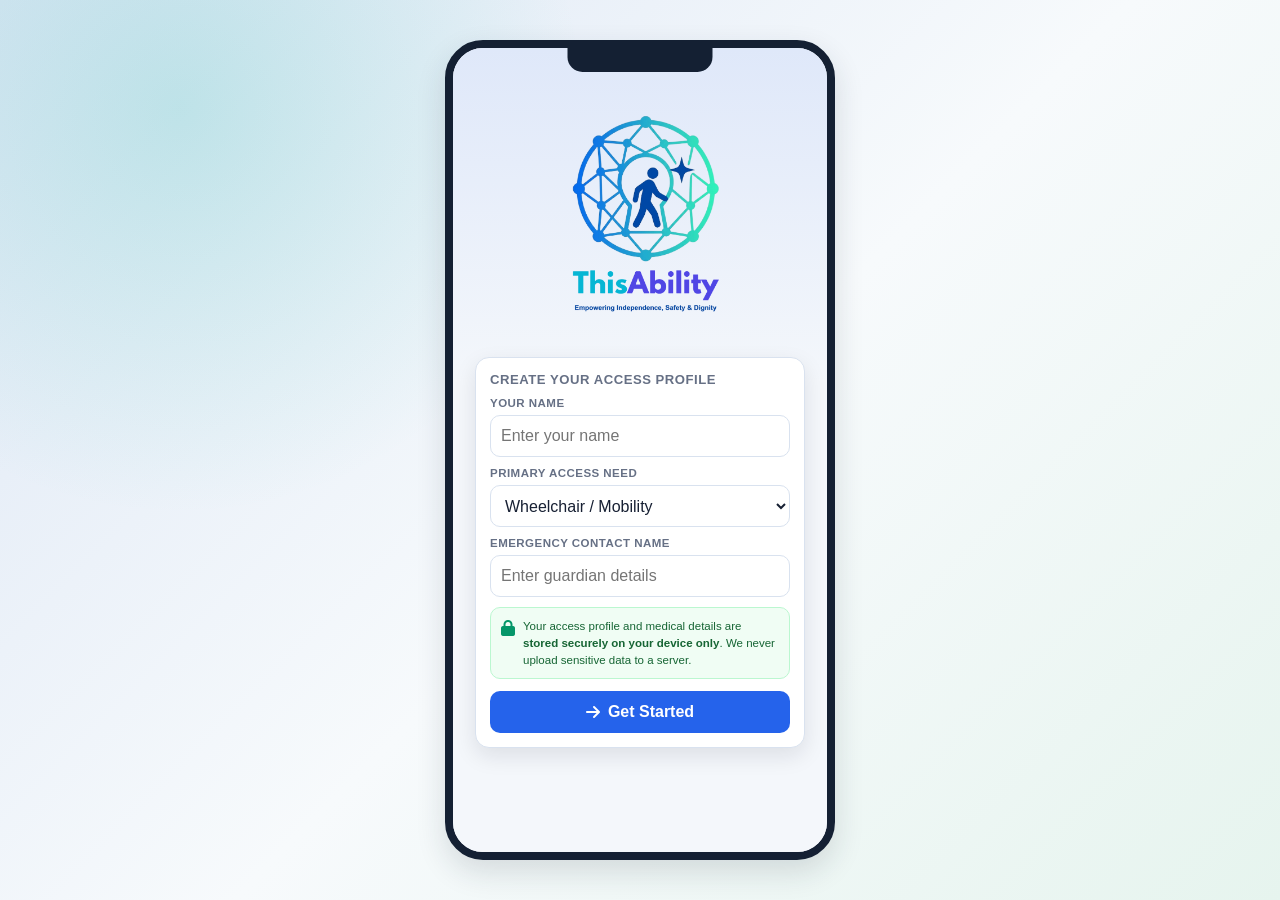
<file: ThisAbility.html>
<!doctype html>
<html lang="en">
  <head>
    <meta charset="UTF-8" />
    <meta name="viewport" content="width=device-width, initial-scale=1.0, viewport-fit=cover" />
    <title>ThisAbility — Empowering Independence, Safety &amp; Dignity</title>
    <link
      href="https://cdnjs.cloudflare.com/ajax/libs/font-awesome/6.7.2/css/all.min.css"
      rel="stylesheet"
    />
    <style>
      :root {
        --primary: #2563eb;
        --secondary: #0f766e;
        --accent: #f59e0b;
        --bg-color: #f4f7fb;
        --surface: #ffffff;
        --surface-soft: #eef6ff;
        --text-main: #172033;
        --text-light: #667085;
        --border: #d9e2ef;
        --danger: #dc2626;
        --success: #059669;
        --warning: #b45309;
        --shadow: 0 12px 30px rgba(31, 41, 55, 0.14);
      }

      * {
        box-sizing: border-box;
        margin: 0;
        padding: 0;
        font-family:
          -apple-system, BlinkMacSystemFont, "Segoe UI", Roboto, Helvetica,
          Arial, sans-serif;
      }

      body {
        min-height: 100vh;
        background:
          radial-gradient(circle at 14% 12%, rgba(20, 184, 166, 0.18), transparent 30%),
          linear-gradient(135deg, #dde7f5, #f7fafc 52%, #e6f4ee);
        display: flex;
        justify-content: center;
        align-items: center;
        padding: 18px;
        color: var(--text-main);
      }

      button,
      input,
      select {
        font: inherit;
      }

      button {
        cursor: pointer;
      }

      .phone-frame {
        width: min(390px, 100%);
        height: min(820px, calc(100vh - 36px));
        min-height: 680px;
        background-color: var(--bg-color);
        border-radius: 38px;
        box-shadow: var(--shadow);
        overflow: hidden;
        position: relative;
        display: flex;
        flex-direction: column;
        border: 8px solid #142033;
      }

      .phone-frame.large-text {
        font-size: 1.08rem;
      }

      .phone-frame.high-contrast {
        --primary: #0f172a;
        --secondary: #14532d;
        --bg-color: #ffffff;
        --surface-soft: #f1f5f9;
        --text-main: #020617;
        --text-light: #334155;
        --border: #64748b;
      }

      .phone-frame.calm-ui .ble-broadcast {
        animation: none;
      }

      .demo-locked header,
      .demo-locked .content,
      .demo-locked nav,
      .demo-locked .toast {
        display: none;
      }

      .auth-screen {
        flex: 1;
        display: none;
        flex-direction: column;
        justify-content: flex-start;
        gap: 24px;
        padding: 52px 22px 32px;
        background:
          linear-gradient(180deg, rgba(37, 99, 235, 0.1), transparent 42%),
          var(--bg-color);
      }

      .demo-locked .auth-screen {
        display: flex;
      }

      .auth-brand {
        display: flex;
        flex-direction: column;
        align-items: center;
        text-align: center;
        gap: 8px;
      }

      .auth-mark {
        width: 96px;
        height: 96px;
        display: inline-flex;
        align-items: center;
        justify-content: center;
      }

      .auth-card {
        background: var(--surface);
        border: 1px solid var(--border);
        border-radius: 14px;
        padding: 14px;
        box-shadow: 0 8px 22px rgba(15, 23, 42, 0.1);
      }

      .auth-actions {
        display: grid;
        gap: 10px;
        margin-top: 12px;
      }

      .notch {
        position: absolute;
        top: 0;
        left: 50%;
        transform: translateX(-50%);
        width: 145px;
        height: 24px;
        background-color: #142033;
        border-bottom-left-radius: 15px;
        border-bottom-right-radius: 15px;
        z-index: 10;
      }

      header {
        background: linear-gradient(135deg, #1d4ed8, #0f766e);
        color: white;
        padding: 40px 20px 18px;
        border-bottom-left-radius: 22px;
        border-bottom-right-radius: 22px;
      }

      .header-top {
        display: flex;
        justify-content: space-between;
        align-items: center;
        gap: 12px;
        margin-bottom: 14px;
      }

      .logo {
        font-size: 1.2rem;
        font-weight: 800;
      }

      .user-profile {
        border: none;
        color: white;
        background: rgba(255, 255, 255, 0.18);
        padding: 6px 10px;
        border-radius: 999px;
        font-size: 0.78rem;
        display: inline-flex;
        align-items: center;
        gap: 6px;
        white-space: nowrap;
      }

      .user-profile:focus-visible,
      .nav-item:focus-visible,
      .module-btn:focus-visible,
      .mode-chip:focus-visible,
      .primary-btn:focus-visible,
      .secondary-btn:focus-visible,
      .danger-btn:focus-visible,
      .switch:focus-visible {
        outline: 3px solid rgba(245, 158, 11, 0.85);
        outline-offset: 2px;
      }

      .status-row {
        display: flex;
        gap: 8px;
        flex-wrap: wrap;
        margin-top: 12px;
      }

      .status-pill {
        display: inline-flex;
        align-items: center;
        gap: 6px;
        border-radius: 999px;
        padding: 6px 9px;
        background: rgba(255, 255, 255, 0.16);
        font-size: 0.72rem;
        font-weight: 700;
      }

      .content {
        flex: 1;
        overflow-y: auto;
        padding: 18px 18px 86px;
        scroll-behavior: smooth;
      }

      .screen {
        display: none;
      }

      @keyframes screenFadeIn {
        from { opacity: 0; transform: translateY(5px); }
        to   { opacity: 1; transform: translateY(0); }
      }

      .screen.active {
        display: block;
        animation: screenFadeIn 0.22s ease;
      }

      .scan-alert-item {
        margin-top: 8px;
        padding: 10px;
        background: white;
        border: 1px solid var(--border);
        border-radius: 10px;
        font-size: 0.78rem;
        line-height: 1.4;
        animation: screenFadeIn 0.22s ease;
      }

      .card,
      .module-btn,
      .route-map,
      .metric {
        background: var(--surface);
        border: 1px solid rgba(217, 226, 239, 0.76);
        border-radius: 12px;
        box-shadow: 0 2px 8px rgba(15, 23, 42, 0.05);
      }

      .card {
        padding: 15px;
        margin-bottom: 14px;
      }

      .section-title {
        font-size: 0.82rem;
        color: var(--text-light);
        font-weight: 800;
        text-transform: uppercase;
        letter-spacing: 0.04em;
        margin-bottom: 10px;
      }

      .routing-input {
        display: flex;
        align-items: center;
        gap: 10px;
        background: var(--surface-soft);
        border: 1px solid #d9e9ff;
        padding: 10px;
        border-radius: 10px;
        margin-bottom: 10px;
      }

      .routing-input i {
        color: var(--primary);
        width: 20px;
        text-align: center;
      }

      .routing-input input,
      .routing-input select {
        border: none;
        background: transparent;
        width: 100%;
        min-width: 0;
        outline: none;
        color: var(--text-main);
      }

      .primary-btn,
      .secondary-btn,
      .danger-btn {
        width: 100%;
        border: none;
        padding: 11px 12px;
        border-radius: 10px;
        font-weight: 800;
        display: inline-flex;
        align-items: center;
        justify-content: center;
        gap: 8px;
        min-height: 42px;
      }

      .primary-btn {
        background: var(--primary);
        color: white;
      }

      .secondary-btn {
        background: #e8f1ff;
        color: #1e40af;
      }

      .danger-btn {
        background: #fee2e2;
        color: var(--danger);
      }

      .mode-grid,
      .modules-grid,
      .metrics-grid {
        display: grid;
        grid-template-columns: repeat(2, minmax(0, 1fr));
        gap: 10px;
      }

      .mode-chip {
        border: 1px solid var(--border);
        border-radius: 10px;
        padding: 9px;
        background: white;
        color: var(--text-main);
        font-size: 0.75rem;
        font-weight: 800;
        min-height: 40px;
      }

      .mode-chip.active {
        border-color: var(--primary);
        background: #dbeafe;
        color: #1d4ed8;
      }

      .alert-box {
        border-left: 4px solid var(--danger);
        background: #fff7f7;
      }

      .alert-header {
        display: flex;
        align-items: center;
        justify-content: space-between;
        gap: 8px;
        color: var(--danger);
        font-weight: 800;
        margin-bottom: 6px;
      }

      .alert-actions {
        display: flex;
        gap: 8px;
        margin-top: 12px;
      }

      .alert-actions button {
        flex: 1;
      }

      .muted {
        color: var(--text-light);
        font-size: 0.78rem;
        line-height: 1.4;
      }

      .small {
        font-size: 0.72rem;
      }

      .route-map {
        overflow: hidden;
        min-height: 170px;
        position: relative;
        background:
          linear-gradient(90deg, rgba(37, 99, 235, 0.12) 1px, transparent 1px),
          linear-gradient(rgba(15, 118, 110, 0.11) 1px, transparent 1px),
          #f8fbff;
        background-size: 42px 42px;
        margin-bottom: 14px;
      }

      .route-line {
        position: absolute;
        left: 34px;
        top: 114px;
        width: 274px;
        height: 4px;
        background: linear-gradient(90deg, var(--primary), var(--secondary));
        border-radius: 999px;
        transform: rotate(-12deg);
        transform-origin: left center;
      }

      .route-line::before,
      .route-line::after {
        content: "";
        position: absolute;
        top: 50%;
        width: 18px;
        height: 18px;
        border-radius: 50%;
        transform: translateY(-50%);
        background: white;
        border: 5px solid var(--primary);
      }

      .route-line::before {
        left: -4px;
      }

      .route-line::after {
        right: -4px;
        border-color: var(--secondary);
      }

      .map-tag {
        position: absolute;
        border-radius: 999px;
        padding: 6px 9px;
        background: white;
        border: 1px solid var(--border);
        box-shadow: 0 4px 10px rgba(15, 23, 42, 0.08);
        font-size: 0.7rem;
        font-weight: 800;
      }

      .tag-start {
        left: 8px;
        bottom: 10px;
      }

      .tag-end {
        right: 8px;
        top: 10px;
      }

      .tag-alert {
        left: 50%;
        top: 10px;
        transform: translateX(-50%);
        white-space: nowrap;
      }

      .route-result {
        display: none;
        border-top: 1px solid var(--border);
        margin-top: 12px;
        padding-top: 12px;
      }

      .route-result.visible {
        display: block;
      }

      .steps {
        list-style: none;
        display: grid;
        gap: 9px;
        margin-top: 10px;
      }

      .steps li {
        display: grid;
        grid-template-columns: 28px 1fr;
        gap: 8px;
        align-items: start;
        font-size: 0.8rem;
      }

      .step-icon {
        width: 28px;
        height: 28px;
        border-radius: 8px;
        display: inline-flex;
        align-items: center;
        justify-content: center;
        background: #e8f1ff;
        color: var(--primary);
      }

      .module-btn {
        border: none;
        padding: 14px 10px;
        text-align: left;
        transition:
          transform 0.18s ease,
          border-color 0.18s ease;
        min-height: 112px;
      }

      .module-btn:active {
        transform: scale(0.98);
      }

      .module-btn.active {
        border-color: var(--primary);
        background: #f7fbff;
      }

      .module-btn i {
        font-size: 1.45rem;
        color: var(--primary);
        margin-bottom: 10px;
      }

      .module-btn h4 {
        font-size: 0.86rem;
        margin-bottom: 4px;
      }

      .module-btn p {
        color: var(--text-light);
        font-size: 0.7rem;
        line-height: 1.25;
      }

      .module-detail {
        display: none;
        margin-top: 12px;
        background: #f8fbff;
        border: 1px solid #d9e9ff;
      }

      .module-detail.visible {
        display: block;
      }

      .e-passport-card {
        background: linear-gradient(135deg, #0f172a, #1d4ed8 58%, #0f766e);
        color: white;
        text-align: center;
        padding: 20px;
        border-radius: 12px;
        margin-bottom: 14px;
      }

      .ble-broadcast {
        width: 78px;
        height: 78px;
        background: rgba(255, 255, 255, 0.18);
        border-radius: 50%;
        display: flex;
        justify-content: center;
        align-items: center;
        margin: 0 auto 14px;
        font-size: 2rem;
        animation: pulse 2s infinite;
      }

      .ble-broadcast.paused {
        animation: none;
        opacity: 0.65;
      }

      @keyframes pulse {
        0% {
          box-shadow: 0 0 0 0 rgba(255, 255, 255, 0.4);
        }
        70% {
          box-shadow: 0 0 0 19px rgba(255, 255, 255, 0);
        }
        100% {
          box-shadow: 0 0 0 0 rgba(255, 255, 255, 0);
        }
      }

      .privacy-badge {
        background: rgba(16, 185, 129, 0.18);
        color: #bbf7d0;
        padding: 6px 10px;
        border-radius: 999px;
        font-size: 0.7rem;
        display: inline-flex;
        align-items: center;
        gap: 6px;
        margin-top: 12px;
        font-weight: 800;
      }

      .setting-list {
        display: grid;
        gap: 10px;
      }

      .profile-hero {
        display: grid;
        grid-template-columns: 62px 1fr;
        gap: 12px;
        align-items: center;
      }

      .avatar {
        width: 62px;
        height: 62px;
        border-radius: 18px;
        background: linear-gradient(135deg, #2563eb, #0f766e);
        color: white;
        display: inline-flex;
        align-items: center;
        justify-content: center;
        font-size: 1.65rem;
        box-shadow: 0 8px 18px rgba(37, 99, 235, 0.22);
      }

      .profile-actions {
        display: grid;
        grid-template-columns: 1fr 1fr;
        gap: 10px;
        margin-top: 12px;
      }

      .profile-actions .secondary-btn {
        min-width: 0;
        padding-inline: 8px;
      }

      .form-grid {
        display: grid;
        gap: 10px;
      }

      .form-field {
        display: grid;
        gap: 6px;
      }

      .form-field label {
        color: var(--text-light);
        font-size: 0.72rem;
        font-weight: 800;
        text-transform: uppercase;
        letter-spacing: 0.04em;
      }

      .form-field input,
      .form-field select {
        width: 100%;
        border: 1px solid var(--border);
        border-radius: 10px;
        background: white;
        color: var(--text-main);
        padding: 10px;
        min-height: 42px;
        outline: none;
      }

      .form-field input:focus,
      .form-field select:focus {
        border-color: var(--primary);
        box-shadow: 0 0 0 3px rgba(37, 99, 235, 0.14);
      }

      .preference-preview {
        margin-top: 12px;
        padding: 12px;
        border-radius: 10px;
        border: 1px solid #bfdbfe;
        background: #eff6ff;
      }

      .profile-item,
      .setting-item,
      .guardian-status {
        display: flex;
        justify-content: space-between;
        align-items: center;
        gap: 12px;
      }

      .profile-item {
        padding: 10px 0;
        border-bottom: 1px solid var(--border);
      }

      .profile-item:last-child {
        border-bottom: none;
      }

      .chip {
        border-radius: 999px;
        padding: 5px 8px;
        background: #ecfdf5;
        color: var(--success);
        font-size: 0.68rem;
        font-weight: 800;
        white-space: nowrap;
      }

      .chip.warning {
        background: #fffbeb;
        color: var(--warning);
      }

      .chip.info {
        background: #e8f1ff;
        color: #1d4ed8;
      }

      .switch {
        width: 46px;
        height: 26px;
        border: none;
        border-radius: 999px;
        background: #cbd5e1;
        position: relative;
        flex: 0 0 auto;
        transition: background 0.18s ease;
      }

      .switch::after {
        content: "";
        position: absolute;
        left: 3px;
        top: 3px;
        width: 20px;
        height: 20px;
        background: white;
        border-radius: 50%;
        transition: transform 0.18s ease;
        box-shadow: 0 1px 3px rgba(15, 23, 42, 0.25);
      }

      .switch.on {
        background: var(--success);
      }

      .switch.on::after {
        transform: translateX(20px);
      }

      .metric {
        padding: 12px;
        min-height: 86px;
      }

      .metric strong {
        display: block;
        font-size: 1.18rem;
        margin-bottom: 4px;
      }

      .toast {
        position: absolute;
        left: 18px;
        right: 18px;
        top: 36px;
        background: #111827;
        color: white;
        border-radius: 12px;
        padding: 12px 14px;
        display: flex;
        align-items: center;
        gap: 10px;
        font-size: 0.82rem;
        opacity: 0;
        transform: translateY(-12px);
        pointer-events: none;
        transition:
          opacity 0.22s ease,
          transform 0.22s ease;
        z-index: 30;
      }

      .toast.visible {
        opacity: 1;
        transform: translateY(0);
      }

      nav {
        position: absolute;
        bottom: 0;
        width: 100%;
        background: var(--surface);
        display: flex;
        justify-content: space-around;
        padding: 12px 4px 22px;
        border-top-left-radius: 20px;
        border-top-right-radius: 20px;
        box-shadow: 0 -4px 14px rgba(15, 23, 42, 0.08);
      }

      .nav-item {
        border: none;
        background: transparent;
        text-align: center;
        color: var(--text-light);
        min-width: 58px;
        padding: 4px 0 2px;
        display: flex;
        flex-direction: column;
        align-items: center;
        gap: 4px;
      }

      .nav-item.active {
        color: var(--primary);
      }

      .nav-item i {
        font-size: 1.05rem;
        width: 40px;
        height: 28px;
        display: flex;
        align-items: center;
        justify-content: center;
        border-radius: 14px;
        transition: background 0.18s ease;
      }

      .nav-item.active i {
        background: rgba(37, 99, 235, 0.12);
      }

      .nav-item span {
        font-size: 0.64rem;
        font-weight: 800;
        line-height: 1;
        letter-spacing: 0.01em;
      }

      /* Desktop-only height constraint — keeps phone frame from overflowing short viewports */
      @media (min-width: 521px) and (max-height: 720px) {
        .phone-frame {
          height: calc(100vh - 24px);
          min-height: 620px;
        }

        header {
          padding-top: 34px;
        }
      }

      /* Smartphone: strip the frame, fill the screen natively */
      @media (max-width: 520px) {
        body {
          padding: 0;
          background: var(--bg-color);
          align-items: flex-start;
        }

        .phone-frame {
          width: 100%;
          height: 100vh;
          height: 100dvh; /* dynamic viewport height — accounts for browser chrome */
          min-height: unset;
          border-radius: 0;
          border: none;
          box-shadow: none;
        }

        .notch {
          display: none;
        }

        header {
          border-radius: 0;
          padding-top: 52px; /* space below status bar */
        }

        .content {
          padding-bottom: 96px; /* room above nav on real devices */
        }

        nav {
          border-radius: 0;
          padding-bottom: 28px; /* safe area for home indicator */
        }
      }
    </style>
  </head>
  <body>
    <main
      class="phone-frame demo-locked"
      id="phone-frame"
      aria-label="ThisAbility app"
    >
      <div class="notch"></div>

      <section class="auth-screen" aria-label="Sign in to ThisAbility">
        <div class="auth-brand">
          <img src="logo-full.png" alt="ThisAbility — Empowering Independence, Safety &amp; Dignity" style="width:200px; max-width:72%;" />
        </div>

        <form class="auth-card" id="auth-form">
          <div class="section-title">Create your access profile</div>
          <div class="form-grid">
            <div class="form-field">
              <label for="auth-name">Your name</label>
              <input id="auth-name" type="text" placeholder="Enter your name" autocomplete="name" />
            </div>
            <div class="form-field">
              <label for="auth-disability">Primary access need</label>
              <select id="auth-disability">
                <option value="">Select your access need…</option>
                <option value="Wheelchair / Mobility" selected>Wheelchair / Mobility</option>
                <option value="Visual impairment">Visual impairment</option>
                <option value="Hearing impairment">Hearing impairment</option>
                <option value="Cognitive / Neurodivergent">Cognitive / Neurodivergent</option>
                <option value="Chronic condition">Chronic condition</option>
                <option value="Anxiety / Sensory sensitivity">Anxiety / Sensory sensitivity</option>
                <option value="Multiple conditions">Multiple conditions</option>
                <option value="Prefer not to say">Prefer not to say</option>
              </select>
            </div>
            <div class="form-field">
              <label for="auth-guardian">Emergency contact name</label>
              <input id="auth-guardian" type="text" placeholder="Enter guardian details" value="" autocomplete="name" />
            </div>
          </div>
          <div class="privacy-notice" style="display:flex;align-items:flex-start;gap:8px;margin-top:10px;padding:10px;background:#f0fdf4;border-radius:10px;border:1px solid #bbf7d0;">
            <i class="fas fa-lock" style="color:var(--success);margin-top:2px;flex-shrink:0;" aria-hidden="true"></i>
            <p style="font-size:0.72rem;color:#166534;line-height:1.45;">Your access profile and medical details are <strong>stored securely on your device only</strong>. We never upload sensitive data to a server.</p>
          </div>
          <div class="auth-actions">
            <button class="primary-btn" type="submit">
              <i class="fas fa-arrow-right" aria-hidden="true"></i>
              Get Started
            </button>
          </div>
        </form>
      </section>

      <header>
        <div class="header-top">
          <div class="logo" style="display:flex;align-items:center;gap:8px;">
            <img src="logo-icon.png" alt="" aria-hidden="true" style="width:28px;height:28px;object-fit:contain;filter:brightness(0) invert(1);flex-shrink:0;" />
            ThisAbility
          </div>
          <button
            class="user-profile"
            type="button"
            id="profile-open"
            aria-label="Open profile"
          >
            <i class="fas fa-user-circle" aria-hidden="true"></i>
            <span id="user-chip-name"></span> (Pro)
          </button>
        </div>
        <h2 id="screen-heading"></h2>
        <p class="small" id="screen-subtitle" style="margin-top: 5px; opacity: 0.9">
          Plan a safer journey with live access intelligence.
        </p>
        <div class="status-row" aria-label="Live service status">
          <span class="status-pill">
            <i class="fas fa-shield-alt" aria-hidden="true"></i>
            On-device
          </span>
          <span class="status-pill">
            <i class="fas fa-users" aria-hidden="true"></i>
            <span id="crowd-count">3</span> verified
          </span>
          <span class="status-pill">
            <i class="fas fa-route" aria-hidden="true"></i>
            <span id="route-state">Ready</span>
          </span>
        </div>
      </header>

      <div class="content" id="content">
        <section class="screen active" data-screen="explore">
          <form class="card" id="route-form">
            <div class="section-title">Accessible Routing</div>
            <div class="routing-input" style="position:relative;">
              <i class="fas fa-map-marker-alt" aria-hidden="true" style="color:var(--danger);"></i>
              <input id="current-location" type="text" value="London, Waterloo" placeholder="Enter your start location" style="flex:1;" />
              <button type="button" id="gps-btn" aria-label="Use current GPS location" title="Use current location" style="background:none;border:none;padding:0 2px;color:var(--primary);font-size:0.9rem;cursor:pointer;flex-shrink:0;">
                <i class="fas fa-location-crosshairs" aria-hidden="true"></i>
              </button>
            </div>
            <div class="routing-input">
              <i class="fas fa-search" aria-hidden="true"></i>
              <input
                id="destination"
                type="text"
                placeholder="Where to? (e.g. Waterloo Station)"
                autocomplete="off"
              />
            </div>
            <div class="mode-grid" aria-label="Route needs">
              <button class="mode-chip active" type="button" data-mode="Step-free">
                Step-free
              </button>
              <button class="mode-chip" type="button" data-mode="Low crowd">
                Low crowd
              </button>
              <button class="mode-chip" type="button" data-mode="Quiet">
                Quiet
              </button>
              <button class="mode-chip" type="button" data-mode="Fastest">
                Fastest
              </button>
            </div>
            <div style="margin-top:8px;">
              <button class="mode-chip" type="button" data-mode="AI Agent" id="ai-route-chip" style="width:100%;display:flex;align-items:center;justify-content:center;gap:6px;border-color:var(--secondary);color:var(--secondary);">
                <i class="fas fa-robot" aria-hidden="true"></i>
                AI Agent — adapts to your profile &amp; live conditions
              </button>
            </div>
            <button class="primary-btn" type="submit" style="margin-top: 12px">
              <i class="fas fa-magic" aria-hidden="true"></i>
              Find Safe Route
            </button>
            <div class="route-result" id="route-result" aria-live="polite">
              <strong id="route-title">Route prepared</strong>
              <p class="muted" id="route-summary"></p>
              <ol class="steps" id="route-steps"></ol>
            </div>
          </form>

          <div class="route-map" aria-label="Illustrated accessible route map">
            <div class="route-line"></div>
            <span class="map-tag tag-start" id="map-start">London Bridge Station</span>
            <span class="map-tag tag-alert" id="map-alert-tag" style="color:var(--danger);">
              <i class="fas fa-triangle-exclamation" aria-hidden="true"></i> lift outage
            </span>
            <span class="map-tag tag-end" id="map-destination">Waterloo</span>
          </div>

          <div class="card alert-box" id="alert-card">
            <div class="alert-header">
              <span>
                <i class="fas fa-exclamation-triangle" aria-hidden="true"></i>
                Live Obstacle Alert
              </span>
              <span class="chip warning" id="alert-status">Unresolved</span>
            </div>
            <p class="muted">
              <strong>TfL data:</strong> Lift out of service at Waterloo Station.
              Crowd telemetry confirms the barrier and proposes a step-free interchange via Southwark.
            </p>
            <div class="alert-actions">
              <button class="secondary-btn" type="button" id="reroute-btn">
                <i class="fas fa-random" aria-hidden="true"></i>
                Reroute
              </button>
              <button class="secondary-btn" type="button" id="verify-btn">
                <i class="fas fa-check" aria-hidden="true"></i>
                Verify
              </button>
            </div>
          </div>

          <div class="modules-grid">
            <button class="module-btn active" type="button" data-module="map">
              <i class="fas fa-map-marked-alt" aria-hidden="true"></i>
              <h4>Dynamic Map</h4>
              <p>Predicts barriers with live city and crowd data.</p>
            </button>
            <button class="module-btn" type="button" data-module="alerts">
              <i class="fas fa-bell" aria-hidden="true"></i>
              <h4>Surround Alerts</h4>
              <p>Micro-obstacle and sensory warning layer.</p>
            </button>
            <button class="module-btn" type="button" data-module="passport">
              <i class="fas fa-id-card" aria-hidden="true"></i>
              <h4>CapAble ID</h4>
              <p>Optional BLE access profile for venues.</p>
            </button>
            <button class="module-btn" type="button" data-module="guardian">
              <i class="fas fa-heart-pulse" aria-hidden="true"></i>
              <h4>Guardian</h4>
              <p>Fall detection connected to routing context.</p>
            </button>
          </div>
          <div class="card module-detail visible" id="module-detail">
            <strong id="module-title">Dynamic Map</strong>
            <p class="muted" id="module-copy">
              Routes combine public transport status, static accessibility data,
              and community-verified obstacles before suggesting a journey.
            </p>
          </div>

          <div class="card" id="surround-scan-card" style="display:none;">
            <div class="section-title">Surround Scan — Live</div>
            <p class="muted" style="margin-bottom:10px; font-size:0.78rem;">
              Detecting micro-obstacles, crowd density, and sensory load on your current route.
            </p>
            <button class="secondary-btn" type="button" id="surround-scan-btn">
              <i class="fas fa-wifi" aria-hidden="true"></i>
              Start proximity scan
            </button>
            <div id="surround-alerts-list" aria-live="polite"></div>
          </div>
        </section>

        <section class="screen" data-screen="passport">
          <div class="e-passport-card">
            <div class="ble-broadcast" id="ble-orb">
              <i class="fab fa-bluetooth-b" aria-hidden="true"></i>
            </div>
            <h3 id="ble-title">CapAble ID Broadcasting</h3>
            <p class="small" style="margin-top: 6px; opacity: 0.9">
              Your non-verbal access profile for trusted venues and transport operators.
            </p>
            <div class="privacy-badge">
              <i class="fas fa-lock" aria-hidden="true"></i>
              Article 9 sensitive data stays on-device
            </div>
          </div>

          <div class="card">
            <div class="profile-item">
              <div>
                <strong>Mobility profile</strong>
                <p class="muted" id="passport-mobility">
                  Step-free access, ramp preferred, seated waiting areas.
                </p>
              </div>
              <span class="chip">Shared</span>
            </div>
            <div class="profile-item">
              <div>
                <strong>Sensory profile</strong>
                <p class="muted" id="passport-sensory">
                  Quiet guidance and advance crowd warnings.
                </p>
              </div>
              <span class="chip">Shared</span>
            </div>
            <div class="profile-item">
              <div>
                <strong>Medical profile</strong>
                <p class="muted">Emergency-only disclosure to your named guardian contact.</p>
              </div>
              <span class="chip warning">Locked</span>
            </div>
          </div>

          <div class="card guardian-status">
            <div>
              <strong>BLE broadcast</strong>
              <p class="muted">Pause when you do not wish venues to detect your profile.</p>
            </div>
            <button
              class="switch on"
              type="button"
              id="ble-toggle"
              data-managed="true"
              aria-label="Toggle BLE broadcasting"
              aria-pressed="true"
            ></button>
          </div>

          <button class="secondary-btn" type="button" id="simulate-venue">
            <i class="fas fa-building" aria-hidden="true"></i>
            Simulate venue scan
          </button>
          <div id="venue-scan-result" aria-live="polite" style="margin-top:10px;"></div>
        </section>

        <section class="screen" data-screen="guardian">
          <div class="card guardian-status">
            <div>
              <h4>
                <i class="fas fa-heart-pulse" style="color: var(--danger)" aria-hidden="true"></i>
                Active Guardian
              </h4>
              <p class="muted">Fall, sensory overload, medical episodes — continuous protection.</p>
            </div>
            <button
              class="switch on"
              type="button"
              id="guardian-toggle"
              data-managed="true"
              aria-label="Toggle Active Guardian"
              aria-pressed="true"
            ></button>
          </div>

          <div class="metrics-grid" style="margin-bottom: 14px">
            <div class="metric">
              <strong id="guardian-state">Armed</strong>
              <p class="muted">Guardian status</p>
            </div>
            <div class="metric">
              <strong>2 min</strong>
              <p class="muted">Response target</p>
            </div>
            <div class="metric">
              <strong>3</strong>
              <p class="muted">Alert types active</p>
            </div>
            <div class="metric">
              <strong id="guardian-contact-display">Maya</strong>
              <p class="muted">Emergency contact</p>
            </div>
          </div>

          <div class="card">
            <div class="section-title">What Guardian monitors</div>
            <ol class="steps">
              <li>
                <span class="step-icon" style="background:#fee2e2;color:var(--danger);"><i class="fas fa-circle-exclamation" aria-hidden="true"></i></span>
                <span><strong>Fall &amp; tip-over</strong> — Phone gyroscope detects sudden impact or wheelchair tip.</span>
              </li>
              <li>
                <span class="step-icon" style="background:#fef3c7;color:var(--warning);"><i class="fas fa-brain" aria-hidden="true"></i></span>
                <span><strong>Sensory / anxiety overload</strong> — Detects repeated distress gestures or triggered by you.</span>
              </li>
              <li>
                <span class="step-icon" style="background:#ede9fe;color:#7c3aed;"><i class="fas fa-heart-pulse" aria-hidden="true"></i></span>
                <span><strong>Medical episode</strong> — Wearable or manual trigger sends medical profile context to responders.</span>
              </li>
              <li>
                <span class="step-icon" style="background:#dbeafe;color:var(--primary);"><i class="fas fa-map-pin" aria-hidden="true"></i></span>
                <span><strong>Emergency chain</strong> — Location, route, and access needs compiled locally and sent to your emergency contact.</span>
              </li>
            </ol>
          </div>

          <div class="section-title" style="margin-bottom:8px;">Simulate an alert</div>
          <div style="display:grid;grid-template-columns:1fr 1fr;gap:8px;margin-bottom:14px;">
            <button class="danger-btn" type="button" id="fall-test" style="font-size:0.78rem;">
              <i class="fas fa-circle-exclamation" aria-hidden="true"></i>
              Fall / Tip-over
            </button>
            <button class="danger-btn" type="button" id="anxiety-test" style="background:#fef3c7;color:var(--warning);font-size:0.78rem;">
              <i class="fas fa-brain" aria-hidden="true"></i>
              Sensory Overload
            </button>
          </div>
          <button class="danger-btn" type="button" id="panic-test" style="background:#ede9fe;color:#7c3aed;margin-bottom:14px;">
            <i class="fas fa-heart-pulse" aria-hidden="true"></i>
            Medical Episode / SOS Panic
          </button>
          <div id="guardian-sim-result" aria-live="polite"></div>
        </section>

        <section class="screen" data-screen="settings">
          <div class="card profile-hero">
            <div class="avatar" aria-hidden="true">
              <i class="fas fa-user"></i>
            </div>
            <div>
              <h3 id="profile-display-name"></h3>
              <p class="muted">Pro member · <span id="profile-display-location"></span> · Personal access profile</p>
              <div class="status-row" style="margin-top: 8px">
                <span class="chip info">Profile <span id="profile-completeness">86</span>%</span>
                <span class="chip">On-device vault</span>
              </div>
            </div>
          </div>

          <div class="card">
            <form id="profile-form">
              <div class="section-title">Editable user profile</div>
              <div class="form-grid">
                <div class="form-field">
                  <label for="profile-name">Display name</label>
                  <input id="profile-name" type="text" value="" autocomplete="name" />
                </div>
                <div class="form-field">
                  <label for="profile-location">Home city</label>
                  <input id="profile-location" type="text" value="London" />
                </div>
                <div class="form-field">
                  <label for="mobility-pref">Mobility need</label>
                  <select id="mobility-pref">
                    <option value="Step-free" selected>Step-free access</option>
                    <option value="Low crowd">Low-crowd transfers</option>
                    <option value="Fastest">Fastest route</option>
                  </select>
                </div>
                <div class="form-field">
                  <label for="sensory-pref">Sensory preference</label>
                  <select id="sensory-pref">
                    <option value="Quiet" selected>Quiet guidance</option>
                    <option value="Standard">Standard guidance</option>
                    <option value="Detailed">Detailed guidance</option>
                  </select>
                </div>
                <div class="form-field">
                  <label for="alert-pref">Alert style</label>
                  <select id="alert-pref">
                    <option value="Haptic first" selected>Haptic first</option>
                    <option value="Visual first">Visual first</option>
                    <option value="Audio + visual">Audio + visual</option>
                  </select>
                </div>
                <div class="form-field">
                  <label for="text-pref">Text size</label>
                  <select id="text-pref">
                    <option value="standard" selected>Standard</option>
                    <option value="large">Larger text</option>
                  </select>
                </div>
                <div class="form-field">
                  <label for="contrast-pref">Visual mode</label>
                  <select id="contrast-pref">
                    <option value="standard" selected>Standard contrast</option>
                    <option value="high">High contrast</option>
                    <option value="calm">Calm / reduced motion</option>
                  </select>
                </div>
                <div class="form-field" style="grid-column:1/-1;">
                  <label>Allergies &amp; health notes</label>
                  <select id="allergy-category" style="margin-bottom:6px;">
                    <option value="">No known allergies</option>
                    <option value="Medication allergy">Medication allergy</option>
                    <option value="Food allergy">Food allergy</option>
                    <option value="Environmental allergy">Environmental allergy</option>
                    <option value="Latex allergy">Latex allergy</option>
                    <option value="Insect sting allergy">Insect sting allergy</option>
                    <option value="Multiple / other">Multiple / other</option>
                  </select>
                  <input id="allergy-description" type="text" placeholder="e.g. penicillin — carry epi-pen; epilepsy" style="font-size:0.82rem;margin-bottom:6px;" />
                  <div style="display:flex;align-items:center;justify-content:space-between;padding:9px 10px;background:var(--surface-soft);border-radius:9px;border:1px solid var(--border);">
                    <div>
                      <p style="font-size:0.78rem;font-weight:700;color:var(--text-main);">Share with trusted venues</p>
                      <p class="muted" style="font-size:0.68rem;">Allows venues to prepare appropriate assistance for your needs</p>
                    </div>
                    <button class="switch" type="button" id="allergy-share-toggle" data-managed="true" aria-label="Share allergy info with venues" aria-pressed="false"></button>
                  </div>
                </div>
              </div>
              <div class="preference-preview">
                <strong>Current profile impact</strong>
                <p class="muted" id="profile-needs">
                  Step-free routes, quiet guidance, haptic-first alerts.
                </p>
              </div>
              <div class="profile-actions">
                <button class="primary-btn" type="submit" id="save-profile">
                  <i class="fas fa-check" aria-hidden="true"></i>
                  Save profile
                </button>
                <button class="secondary-btn" type="button" id="profile-passport">
                  <i class="fas fa-id-card" aria-hidden="true"></i>
                  CapAble ID
                </button>
              </div>
            </form>
          </div>

          <div class="card">
            <div class="section-title">Trusted guardian</div>
            <div class="profile-item">
              <div>
                <strong id="guardian-name-display">—</strong>
                <p class="muted">Emergency-only access to route context and health record.</p>
              </div>
              <span class="chip warning">Consent locked</span>
            </div>
            <div class="profile-actions">
              <button class="secondary-btn" type="button" id="guardian-shortcut">
                <i class="fas fa-user-shield" aria-hidden="true"></i>
                Guardian
              </button>
              <button class="secondary-btn" type="button" id="profile-demo-reset">
                <i class="fas fa-rotate-left" aria-hidden="true"></i>
                Reset profile
              </button>
            </div>
          </div>

          <div class="card guardian-status">
            <div>
              <strong>Profile sharing</strong>
              <p class="muted">Only mobility and sensory hints are shared with trusted venues via CapAble ID.</p>
            </div>
            <button
              class="switch on"
              type="button"
              id="profile-sharing"
              aria-label="Toggle profile sharing"
              aria-pressed="true"
            ></button>
          </div>

          <div class="card">
            <div class="section-title">Privacy and data</div>
            <div class="setting-list">
              <div class="setting-item">
                <div>
                  <strong>Predictive city data</strong>
                  <p class="muted">Use live TfL, Network Rail, and smart-city feeds.</p>
                </div>
                <button class="switch on" type="button" aria-label="Toggle city data"></button>
              </div>
              <div class="setting-item">
                <div>
                  <strong>Crowd telemetry</strong>
                  <p class="muted">Share anonymised obstacle confirmations to help others.</p>
                </div>
                <button class="switch on" type="button" aria-label="Toggle crowd telemetry" data-feature="crowd-telemetry"></button>
              </div>
              <div class="setting-item">
                <div>
                  <strong>Venue profile exchange</strong>
                  <p class="muted">Allow trusted venues and transport operators to read your CapAble ID hints.</p>
                </div>
                <button class="switch on" type="button" aria-label="Toggle venue exchange"></button>
              </div>
            </div>
          </div>

          <div class="card">
            <div class="section-title">Smart city impact</div>
            <div class="metrics-grid">
              <div class="metric">
                <strong id="barrier-count">18</strong>
                <p class="muted">Barriers logged this week</p>
              </div>
              <div class="metric">
                <strong>92%</strong>
                <p class="muted">Journeys kept step-free</p>
              </div>
              <div class="metric">
                <strong>6</strong>
                <p class="muted">Venue partners</p>
              </div>
              <div class="metric">
                <strong>API</strong>
                <p class="muted">B2G reporting ready</p>
              </div>
            </div>
          </div>
        </section>
      </div>

      <div class="toast" id="toast" role="status" aria-live="polite">
        <i class="fas fa-info-circle" aria-hidden="true"></i>
        <span id="toast-message">Updated</span>
      </div>

      <nav aria-label="Primary">
        <button class="nav-item active" type="button" data-screen-target="explore">
          <i class="fas fa-compass" aria-hidden="true"></i>
          <span>Explore</span>
        </button>
        <button class="nav-item" type="button" data-screen-target="passport">
          <i class="fas fa-id-card" aria-hidden="true"></i>
          <span>CapAble ID</span>
        </button>
        <button class="nav-item" type="button" data-screen-target="guardian">
          <i class="fas fa-shield-alt" aria-hidden="true"></i>
          <span>Guardian</span>
        </button>
        <button class="nav-item" type="button" data-screen-target="settings">
          <i class="fas fa-cog" aria-hidden="true"></i>
          <span>Settings</span>
        </button>
      </nav>
    </main>

    <script>
      const phoneFrame = document.getElementById("phone-frame");
      const authForm = document.getElementById("auth-form");
      const authName = document.getElementById("auth-name");
      const content = document.getElementById("content");
      const destinationInput = document.getElementById("destination");
      const routeResult = document.getElementById("route-result");
      const routeTitle = document.getElementById("route-title");
      const routeSummary = document.getElementById("route-summary");
      const routeSteps = document.getElementById("route-steps");
      const mapDestination = document.getElementById("map-destination");
      const routeState = document.getElementById("route-state");
      const crowdCount = document.getElementById("crowd-count");
      const toast = document.getElementById("toast");
      const toastMessage = document.getElementById("toast-message");
      const moduleTitle = document.getElementById("module-title");
      const moduleCopy = document.getElementById("module-copy");
      const alertStatus = document.getElementById("alert-status");
      const bleOrb = document.getElementById("ble-orb");
      const bleTitle = document.getElementById("ble-title");
      const guardianState = document.getElementById("guardian-state");
      const barrierCount = document.getElementById("barrier-count");
      const profileCompleteness = document.getElementById("profile-completeness");
      const profileNeeds = document.getElementById("profile-needs");
      const userChipName = document.getElementById("user-chip-name");
      const profileDisplayName = document.getElementById("profile-display-name");
      const profileDisplayLocation = document.getElementById("profile-display-location");
      const profileName = document.getElementById("profile-name");
      const profileLocation = document.getElementById("profile-location");
      const mobilityPref = document.getElementById("mobility-pref");
      const sensoryPref = document.getElementById("sensory-pref");
      const alertPref = document.getElementById("alert-pref");
      const textPref = document.getElementById("text-pref");
      const contrastPref = document.getElementById("contrast-pref");
      const passportMobility = document.getElementById("passport-mobility");
      const passportSensory = document.getElementById("passport-sensory");

      let selectedMode = "Step-free";
      let verifiedReports = 3;
      let barriersLogged = 18;
      let toastTimer;
      let currentScreen = "explore";
      let initialProfile = null;

      const userProfile = {
        name: "",
        email: "",
        location: "London",
        disability: "",
        guardian: "",
        allergyCategory: "",
        allergyDescription: "",
        allergyShareVenue: false,
        mobility: "Step-free",
        sensory: "Quiet",
        alert: "Haptic first",
        text: "standard",
        contrast: "standard",
      };

      const screenCopy = {
        explore: {
          heading: "",
          subtitle: "Plan a safer journey with live accessibility intelligence.",
        },
        passport: {
          heading: "CapAble ID",
          subtitle: "Share your access needs with venues — without saying a word.",
        },
        guardian: {
          heading: "Active Guardian",
          subtitle: "24/7 safety monitoring linked to your route and access profile.",
        },
        settings: {
          heading: "",
          subtitle: "Manage your access needs, privacy consent, and app preferences.",
        },
      };

      const moduleContent = {
        map: {
          title: "Dynamic Map",
          copy:
            "Routes combine live TfL data, community-verified obstacles, and your access profile before proposing a journey — updated in real time.",
        },
        alerts: {
          title: "Surround Alerts",
          copy:
            "Receive proactive warnings for micro-obstacles, crowd surges, steep kerb drops, and sensory load — before you reach them on your route.",
        },
        passport: {
          title: "CapAble ID",
          copy:
            "Your BLE access profile lets trusted venues understand your needs without any verbal explanation. Sensitive health data never leaves your device.",
        },
        guardian: {
          title: "Active Guardian",
          copy:
            "Continuous monitoring for falls, tip-overs, sensory overload, and medical episodes — with automatic alerts to your emergency contact and contextual data for responders.",
        },
      };

      const showToast = (message) => {
        toastMessage.textContent = message;
        toast.classList.add("visible");
        window.clearTimeout(toastTimer);
        toastTimer = window.setTimeout(() => {
          toast.classList.remove("visible");
        }, 2600);
      };

      const firstName = () => userProfile.name.trim().split(/\s+/)[0] || "Sarah";

      const getGreeting = () => {
        const h = new Date().getHours();
        return h < 12 ? "Good Morning" : h < 18 ? "Good Afternoon" : "Good Evening";
      };

      const profileImpactText = () =>
        `${userProfile.mobility} routes, ${userProfile.sensory.toLowerCase()} guidance, ${userProfile.alert.toLowerCase()} alerts.`;

      const syncModeButtons = () => {
        document.querySelectorAll(".mode-chip").forEach((chip) => {
          chip.classList.toggle("active", chip.dataset.mode === selectedMode);
        });
      };

      const guardianFirstName = () => userProfile.guardian.trim().split(/\s+/)[0] || "Maya";

      const updateProfileUi = () => {
        userChipName.textContent = firstName();
        profileDisplayName.textContent = userProfile.name;
        profileDisplayLocation.textContent = userProfile.location;
        profileName.value = userProfile.name;
        profileLocation.value = userProfile.location;
        mobilityPref.value = userProfile.mobility;
        sensoryPref.value = userProfile.sensory;
        alertPref.value = userProfile.alert;
        textPref.value = userProfile.text;
        contrastPref.value = userProfile.contrast;
        const allergyCatEl = document.getElementById("allergy-category");
        if (allergyCatEl) allergyCatEl.value = userProfile.allergyCategory || "";
        const allergyDescEl = document.getElementById("allergy-description");
        if (allergyDescEl) allergyDescEl.value = userProfile.allergyDescription || "";
        const allergyShareEl = document.getElementById("allergy-share-toggle");
        if (allergyShareEl) {
          allergyShareEl.classList.toggle("on", userProfile.allergyShareVenue);
          allergyShareEl.setAttribute("aria-pressed", String(userProfile.allergyShareVenue));
        }
        profileNeeds.textContent = profileImpactText();
        passportMobility.textContent =
          userProfile.mobility === "Fastest"
            ? "Fastest route preferred, with access risk warnings still visible."
            : `${userProfile.disability || userProfile.mobility} profile — ${userProfile.mobility} access, ramp preferred, seated waiting areas.`;
        passportSensory.textContent =
          `${userProfile.sensory} guidance, ${userProfile.alert.toLowerCase()} alerts.`;
        const gcDisplay = document.getElementById("guardian-contact-display");
        if (gcDisplay) gcDisplay.textContent = guardianFirstName();
        const guardianNameEl = document.getElementById("guardian-name-display");
        if (guardianNameEl) guardianNameEl.textContent = userProfile.guardian;
        phoneFrame.classList.toggle("large-text", userProfile.text === "large");
        phoneFrame.classList.toggle("high-contrast", userProfile.contrast === "high");
        phoneFrame.classList.toggle("calm-ui", userProfile.contrast === "calm");
        selectedMode = userProfile.mobility;
        syncModeButtons();
        if (currentScreen === "explore") {
          document.getElementById("screen-heading").textContent =
            `${getGreeting()}, ${firstName()}!`;
        }
        if (currentScreen === "settings") {
          document.getElementById("screen-heading").textContent =
            `${firstName()}'s Profile`;
        }
        document.getElementById("profile-open").setAttribute("aria-label", `Open ${firstName()}'s profile`);
      };

      const unlockDemo = (message) => {
        phoneFrame.classList.remove("demo-locked");
        setScreen("explore");
        updateProfileUi();
        showToast(message);
      };

      const setScreen = (screenName) => {
        currentScreen = screenName;
        document.querySelectorAll(".screen").forEach((screen) => {
          screen.classList.toggle("active", screen.dataset.screen === screenName);
        });
        document.querySelectorAll(".nav-item").forEach((item) => {
          item.classList.toggle("active", item.dataset.screenTarget === screenName);
        });
        document.getElementById("screen-heading").textContent =
          screenName === "explore"
            ? `${getGreeting()}, ${firstName()}!`
            : screenName === "settings"
              ? `${firstName()}'s Profile`
              : screenCopy[screenName].heading;
        document.getElementById("screen-subtitle").textContent =
          screenCopy[screenName].subtitle;
        content.scrollTop = 0;
      };

      const buildRoute = (destination, mode) => {
        const cleanDestination = destination.trim() || "Waterloo";
        const from = document.getElementById("current-location")?.value.trim() || "London Bridge";
        const isWaterloo = cleanDestination.toLowerCase().includes("waterloo");
        const isAI = mode === "AI Agent";
        const minutes = isAI ? 24 : mode === "Fastest" ? 21 : mode === "Quiet" ? 29 : 26;
        const confidence = isWaterloo ? "High confidence" : "Medium confidence";
        const interchange = isWaterloo ? "Southwark" : "a verified step-free stop";
        const alertDetail =
          userProfile.alert === "Audio + visual"
            ? "Audio and visual alerts enabled"
            : `${userProfile.alert} alerts enabled`;

        updateMapStart(from);
        updateMapAlert(mode, cleanDestination);
        mapDestination.textContent =
          cleanDestination.length > 14
            ? `${cleanDestination.slice(0, 13)}…`
            : cleanDestination;
        routeTitle.textContent = isAI
          ? `AI-optimised route to ${cleanDestination}`
          : `${mode} route to ${cleanDestination}`;
        routeSummary.textContent = isAI
          ? `${minutes} min journey. AI Agent analysed your ${userProfile.disability || "mobility"} profile, live TfL data, and crowd telemetry. ${confidence}. ${alertDetail}.`
          : `${minutes} min journey. ${confidence}: ${userProfile.mobility.toLowerCase()} preference applied, ${userProfile.sensory.toLowerCase()} guidance active, and crowd reports checked.`;
        const steps = isAI
          ? [
              ["fa-robot", `AI Agent: Barrier-free path identified from ${from} using live sensor data.`],
              ["fa-train", `Take Jubilee Line toward ${interchange} (step-free, 68% crowd forecast: low).`],
              ["fa-brain", `Sensory load alert pre-queued for Waterloo concourse — ${userProfile.sensory} mode.`],
              ["fa-id-card", `CapAble ID ready to broadcast ${userProfile.disability || "access"} hints to venue.`],
              ["fa-flag-checkered", `Arrive at ${cleanDestination}. Guardian monitoring active.`],
            ]
          : [
              ["fa-train", `Take Jubilee Line toward ${interchange}.`],
              ["fa-wheelchair", "Use step-free interchange; avoid the reported Waterloo lift."],
              ["fa-bell", `${alertDetail} before the station concourse.`],
              ["fa-flag-checkered", `Arrive at ${cleanDestination} with CapAble ID ready.`],
            ];
        routeSteps.innerHTML = steps
          .map(([icon, text]) => `
              <li>
                <span class="step-icon"><i class="fas ${icon}" aria-hidden="true"></i></span>
                <span>${text}</span>
              </li>`)
          .join("");
        routeResult.classList.add("visible");
        routeState.textContent = "Route set";
        showToast(isAI ? "AI Agent route ready — personalised to your profile." : "Safe route prepared with barrier-aware routing.");
      };

      authForm.addEventListener("submit", (event) => {
        event.preventDefault();
        const name = authName.value.trim();
        if (!name) {
          authName.style.borderColor = "var(--danger)";
          authName.style.boxShadow = "0 0 0 3px rgba(220,38,38,0.15)";
          authName.focus();
          showToast("Please enter your name to continue.");
          setTimeout(() => { authName.style.borderColor = ""; authName.style.boxShadow = ""; }, 2200);
          return;
        }
        userProfile.name = name;
        const disabilityEl = document.getElementById("auth-disability");
        if (disabilityEl && disabilityEl.value) userProfile.disability = disabilityEl.value;
        const guardianEl = document.getElementById("auth-guardian");
        if (guardianEl && guardianEl.value.trim()) userProfile.guardian = guardianEl.value.trim();
        initialProfile = { ...userProfile };
        unlockDemo(`Welcome, ${firstName()}!`);
      });

      document.getElementById("gps-btn").addEventListener("click", () => {
        const loc = "London, Pancras Square";
        document.getElementById("current-location").value = loc;
        updateMapStart(loc);
        showToast("Location set to London, Pancras Square.");
      });

      document.querySelectorAll(".nav-item").forEach((item) => {
        item.addEventListener("click", () => setScreen(item.dataset.screenTarget));
      });

      document.getElementById("profile-open").addEventListener("click", () => {
        setScreen("settings");
        showToast("Profile opened.");
      });

      const getMapAlertData = (mode, dest) => {
        const d = (dest || destinationInput.value || "").toLowerCase();
        const modeDefaults = {
          "Step-free": { icon: "fa-triangle-exclamation", text: "lift outage",     color: "var(--danger)"    },
          "Low crowd": { icon: "fa-users",                text: "high crowd zone", color: "var(--warning)"   },
          "Quiet":     { icon: "fa-volume-high",          text: "noise alert",     color: "var(--warning)"   },
          "Fastest":   { icon: "fa-bolt",                 text: "route clear",     color: "var(--success)"   },
          "AI Agent":  { icon: "fa-robot",                text: "AI scanning",     color: "var(--secondary)" },
        };
        const base = modeDefaults[mode] || modeDefaults["Step-free"];
        if (mode === "Step-free") {
          if (d.includes("king") || d.includes("pancras") || d.includes("euston") || d.includes("st pancras")) {
            return { icon: "fa-circle-check", text: "step-free via lift", color: "var(--success)" };
          }
          if (d.includes("bank") || d.includes("monument") || d.includes("stratford")) {
            return { icon: "fa-circle-check", text: "fully step-free", color: "var(--success)" };
          }
          if (d.includes("waterloo") || d.includes("canary") || d.includes("paddington")) {
            return { icon: "fa-triangle-exclamation", text: "lift outage", color: "var(--danger)" };
          }
        }
        if (mode === "Low crowd" && (d.includes("victoria") || d.includes("oxford"))) {
          return { icon: "fa-users", text: "very high crowd", color: "var(--danger)" };
        }
        return base;
      };

      const updateMapAlert = (mode, dest) => {
        const alertTag = document.getElementById("map-alert-tag");
        if (!alertTag) return;
        const data = getMapAlertData(mode, dest);
        alertTag.style.color = data.color;
        alertTag.innerHTML = `<i class="fas ${data.icon}" aria-hidden="true"></i> ${data.text}`;
      };

      const updateMapStart = (val) => {
        const startTag = document.getElementById("map-start");
        if (startTag && val.trim()) {
          const short = val.trim().length > 18 ? val.trim().slice(0, 17) + "…" : val.trim();
          startTag.textContent = short;
        }
      };

      const updateMapEnd = (val) => {
        const endTag = document.getElementById("map-destination");
        if (endTag) {
          const short = val.trim().length > 14 ? val.trim().slice(0, 13) + "…" : (val.trim() || "Destination");
          endTag.textContent = short;
        }
      };

      document.getElementById("current-location").addEventListener("input", (e) => {
        updateMapStart(e.target.value);
      });

      destinationInput.addEventListener("input", (e) => {
        updateMapEnd(e.target.value);
        updateMapAlert(selectedMode, e.target.value);
      });

      document.querySelectorAll(".mode-chip").forEach((chip) => {
        chip.addEventListener("click", () => {
          selectedMode = chip.dataset.mode;
          syncModeButtons();
          updateMapAlert(selectedMode);
          showToast(`${selectedMode} preference selected.`);
        });
      });

      document.getElementById("route-form").addEventListener("submit", (event) => {
        event.preventDefault();
        const submitBtn = event.currentTarget.querySelector("button[type=submit]");
        const originalHTML = submitBtn.innerHTML;
        submitBtn.disabled = true;
        const isAI = selectedMode === "AI Agent";
        submitBtn.innerHTML = isAI
          ? '<i class="fas fa-spinner fa-spin" aria-hidden="true"></i> AI agent analysing profile &amp; live conditions…'
          : '<i class="fas fa-spinner fa-spin" aria-hidden="true"></i> Calculating route…';
        routeState.textContent = "Routing…";
        setTimeout(() => {
          buildRoute(destinationInput.value, selectedMode);
          submitBtn.disabled = false;
          submitBtn.innerHTML = originalHTML;
        }, 2000);
      });

      document.getElementById("reroute-btn").addEventListener("click", () => {
        selectedMode = userProfile.mobility;
        syncModeButtons();
        buildRoute(destinationInput.value || "Waterloo", selectedMode);
        alertStatus.textContent = "Rerouted";
        alertStatus.classList.remove("warning");
        alertStatus.classList.add("info");
      });

      document.getElementById("verify-btn").addEventListener("click", () => {
        verifiedReports += 1;
        crowdCount.textContent = verifiedReports;
        alertStatus.textContent = "Verified";
        alertStatus.classList.remove("warning");
        alertStatus.classList.add("info");
        showToast("Thanks. Your anonymous verification improved route confidence.");
      });

      document.querySelectorAll(".module-btn").forEach((button) => {
        button.addEventListener("click", () => {
          const module = moduleContent[button.dataset.module];
          document.querySelectorAll(".module-btn").forEach((item) => {
            item.classList.toggle("active", item === button);
          });
          moduleTitle.textContent = module.title;
          moduleCopy.textContent = module.copy;
          const surroundCard = document.getElementById("surround-scan-card");
          const isAlerts = button.dataset.module === "alerts";
          surroundCard.style.display = isAlerts ? "block" : "none";
          if (!isAlerts) {
            document.getElementById("surround-alerts-list").innerHTML = "";
          }
          showToast(`${module.title} selected.`);
        });
      });

      document.querySelectorAll(".switch").forEach((switchButton) => {
        switchButton.addEventListener("click", () => {
          const isOn = !switchButton.classList.contains("on");
          switchButton.classList.toggle("on", isOn);
          switchButton.setAttribute("aria-pressed", String(isOn));
          if (!switchButton.dataset.managed) {
            showToast(isOn ? "Setting enabled." : "Setting paused.");
          }
        });
      });

      document.getElementById("ble-toggle").addEventListener("click", () => {
        const isOn = document.getElementById("ble-toggle").classList.contains("on");
        bleOrb.classList.toggle("paused", !isOn);
        bleTitle.textContent = isOn ? "CapAble ID Broadcasting" : "CapAble ID Paused";
        showToast(isOn
          ? "CapAble ID broadcasting to nearby venues."
          : "CapAble ID paused — venues cannot detect your profile.");
      });

      document.getElementById("simulate-venue").addEventListener("click", () => {
        const broadcasting = document.getElementById("ble-toggle").classList.contains("on");
        const resultEl = document.getElementById("venue-scan-result");
        resultEl.innerHTML = "";
        if (!broadcasting) {
          resultEl.innerHTML = `<div class="card" style="border-left:3px solid var(--danger);padding:12px;margin-top:8px;animation:screenFadeIn 0.22s ease;">
            <p style="color:var(--danger);font-size:0.8rem;font-weight:800;"><i class="fas fa-ban" style="margin-right:6px;"></i>Venue scan blocked</p>
            <p class="muted" style="margin-top:4px;">BLE broadcasting is paused. Enable it to allow venues to read your access hints.</p>
          </div>`;
          showToast("Venue scan blocked — BLE broadcasting is paused.");
          return;
        }
        const btn = document.getElementById("simulate-venue");
        btn.disabled = true;
        btn.innerHTML = '<i class="fas fa-spinner fa-spin" aria-hidden="true"></i> Scanning…';
        setTimeout(() => showToast("Venue BLE reader detected your CapAble ID…"), 0);
        setTimeout(() => showToast("Verifying profile consent settings…"), 1000);
        setTimeout(() => {
          btn.disabled = false;
          btn.innerHTML = '<i class="fas fa-building" aria-hidden="true"></i> Simulate venue scan';
          const allergyRow = userProfile.allergyShareVenue && userProfile.allergyCategory
            ? `<div style="display:flex;justify-content:space-between;"><span class="muted">Allergy</span><strong>${userProfile.allergyCategory}${userProfile.allergyDescription ? " — " + userProfile.allergyDescription : ""}</strong></div>`
            : "";
          const notSharedNote = userProfile.allergyShareVenue
            ? "Medical record, name, ID, and location — locked on-device."
            : "Medical record, name, ID, location, and health notes — locked on-device.";
          resultEl.innerHTML = `<div class="card" style="border-left:3px solid var(--success);padding:12px;margin-top:8px;animation:screenFadeIn 0.22s ease;">
            <p style="color:var(--success);font-weight:800;font-size:0.8rem;margin-bottom:8px;"><i class="fas fa-check-circle" style="margin-right:6px;"></i>Venue received your access hints</p>
            <div style="display:grid;gap:6px;font-size:0.78rem;">
              <div style="display:flex;justify-content:space-between;"><span class="muted">Access need</span><strong>${userProfile.disability || "Mobility"}</strong></div>
              <div style="display:flex;justify-content:space-between;"><span class="muted">Mobility</span><strong>${userProfile.mobility} access</strong></div>
              <div style="display:flex;justify-content:space-between;"><span class="muted">Sensory</span><strong>${userProfile.sensory} guidance</strong></div>
              <div style="display:flex;justify-content:space-between;"><span class="muted">Alerts</span><strong>${userProfile.alert}</strong></div>
              ${allergyRow}
            </div>
            <div style="margin-top:8px;padding:8px;background:#fee2e2;border-radius:8px;font-size:0.72rem;color:var(--danger);">
              <i class="fas fa-lock" style="margin-right:4px;"></i><strong>Not shared:</strong> ${notSharedNote}
            </div>
          </div>`;
          showToast("Venue received your access hints. Sensitive data protected.");
        }, 2000);
      });

      document.getElementById("profile-form").addEventListener("submit", (event) => {
        event.preventDefault();
        userProfile.name = profileName.value.trim() || userProfile.name;
        userProfile.location = profileLocation.value.trim() || userProfile.location;
        userProfile.mobility = mobilityPref.value;
        userProfile.sensory = sensoryPref.value;
        userProfile.alert = alertPref.value;
        userProfile.text = textPref.value;
        userProfile.contrast = contrastPref.value;
        const allergyCatEl = document.getElementById("allergy-category");
        if (allergyCatEl) userProfile.allergyCategory = allergyCatEl.value;
        const allergyDescEl = document.getElementById("allergy-description");
        if (allergyDescEl) userProfile.allergyDescription = allergyDescEl.value.trim();
        const allergyShareEl = document.getElementById("allergy-share-toggle");
        if (allergyShareEl) userProfile.allergyShareVenue = allergyShareEl.classList.contains("on");
        profileCompleteness.textContent = "100";
        updateProfileUi();
        showToast("Profile saved. The app now follows these preferences.");
      });

      document.getElementById("profile-passport").addEventListener("click", () => {
        setScreen("passport");
        showToast(`CapAble ID opened from ${firstName()}'s profile.`);
      });

      document.getElementById("guardian-shortcut").addEventListener("click", () => {
        setScreen("guardian");
        showToast("Guardian settings opened.");
      });

      document.getElementById("profile-demo-reset").addEventListener("click", () => {
        if (initialProfile) {
          Object.assign(userProfile, { ...initialProfile });
        }
        profileCompleteness.textContent = "86";
        updateProfileUi();
        showToast(`Profile reset to your original settings, ${firstName()}.`);
      });

      document.getElementById("guardian-toggle").addEventListener("click", () => {
        const isOn = document.getElementById("guardian-toggle").classList.contains("on");
        guardianState.textContent = isOn ? "Armed" : "Paused";
        showToast(isOn
          ? "Guardian armed. Fall detection is active."
          : "Guardian paused. Re-enable for continuous safety monitoring.");
      });

      const surroundAlertsData = [
        { icon: "fa-arrow-down",         color: "var(--warning)", label: "Kerb drop",      text: "Steep kerb drop in 14m — haptic alert queued for your profile." },
        { icon: "fa-users",              color: "var(--primary)", label: "Crowd density",  text: "High crowd density ahead (68%) — quiet alternative available in 30m." },
        { icon: "fa-compress",           color: "var(--warning)", label: "Narrow passage", text: "Narrow passage confirmed on route — wheelchair clearance 0.9m." },
      ];

      document.getElementById("surround-scan-btn").addEventListener("click", () => {
        const list = document.getElementById("surround-alerts-list");
        const btn  = document.getElementById("surround-scan-btn");
        list.innerHTML = "";
        btn.disabled = true;
        btn.innerHTML = '<i class="fas fa-spinner fa-spin" aria-hidden="true"></i> Scanning…';

        surroundAlertsData.forEach(({ icon, color, label, text }, i) => {
          setTimeout(() => {
            const item = document.createElement("div");
            item.className = "scan-alert-item";
            item.style.borderLeft = `3px solid ${color}`;
            item.innerHTML = `<i class="fas ${icon}" style="color:${color}; margin-right:6px;" aria-hidden="true"></i><strong>${label}:</strong> ${text}`;
            list.appendChild(item);
            showToast(`${label} — ${text.split("—")[0].trim()}`);
          }, (i + 1) * 1000);
        });

        setTimeout(() => {
          btn.disabled = false;
          btn.innerHTML = '<i class="fas fa-wifi" aria-hidden="true"></i> Rescan area';
          showToast("Scan complete. 3 proximity alerts detected on your route.");
        }, (surroundAlertsData.length + 1) * 1000);
      });

      const runGuardianSim = (type) => {
        const isArmed = document.getElementById("guardian-toggle").classList.contains("on");
        if (!isArmed) {
          showToast("Guardian is paused. Re-enable it to run simulations.");
          return;
        }
        const resultEl = document.getElementById("guardian-sim-result");
        resultEl.innerHTML = "";
        const contact = userProfile.guardian || "your emergency contact";

        const scenarios = {
          fall: {
            steps: [
              { delay: 0,    icon: "fa-circle-exclamation", msg: "Sudden impact detected by gyroscope — possible fall or tip-over." },
              { delay: 1400, icon: "fa-map-pin",        msg: "Compiling GPS location, current route, and access profile…" },
              { delay: 2800, icon: "fa-user-shield",    msg: `Alerting ${contact} — 30-second cancel window active.` },
              { delay: 4200, icon: "fa-check-circle",   msg: "Fall alert chain complete. Responder has route context." },
            ],
            color: "var(--danger)",
            label: "Fall / tip-over",
          },
          anxiety: {
            steps: [
              { delay: 0,    icon: "fa-brain",          msg: "Sensory overload pattern detected — repeated distress gesture recognised." },
              { delay: 1400, icon: "fa-route",          msg: "Identifying quieter route alternative with lower sensory load…" },
              { delay: 2800, icon: "fa-user-shield",    msg: `Low-key alert sent to ${contact} — no alarm, soft check-in.` },
              { delay: 4200, icon: "fa-check-circle",   msg: "Anxiety alert complete. Quiet support chain notified." },
            ],
            color: "var(--warning)",
            label: "Sensory overload",
          },
          panic: {
            steps: [
              { delay: 0,    icon: "fa-heart-pulse",    msg: "Medical episode / SOS triggered by user." },
              { delay: 1400, icon: "fa-shield",  msg: "Sending encrypted medical note and location to emergency services…" },
              { delay: 2800, icon: "fa-user-shield",    msg: `${contact} and emergency services receiving your access and allergy profile.` },
              { delay: 4200, icon: "fa-check-circle",   msg: "SOS chain complete. Responders have full context." },
            ],
            color: "#7c3aed",
            label: "Medical SOS",
          },
        };

        const { steps, color, label } = scenarios[type];
        steps.forEach(({ delay, icon, msg }) => {
          setTimeout(() => {
            showToast(msg);
            const item = document.createElement("div");
            item.className = "scan-alert-item";
            item.style.borderLeft = `3px solid ${color}`;
            item.innerHTML = `<i class="fas ${icon}" style="color:${color};margin-right:6px;" aria-hidden="true"></i>${msg}`;
            resultEl.appendChild(item);
          }, delay);
        });
        setTimeout(() => { routeState.textContent = "SOS ready"; }, 4200);
      };

      document.getElementById("fall-test").addEventListener("click", () => runGuardianSim("fall"));
      document.getElementById("anxiety-test").addEventListener("click", () => runGuardianSim("anxiety"));
      document.getElementById("panic-test").addEventListener("click", () => runGuardianSim("panic"));

      document.querySelectorAll(".setting-list .switch").forEach((button) => {
        button.addEventListener("click", () => {
          if (button.dataset.feature === "crowd-telemetry") {
            const isNowOn = button.classList.contains("on");
            barriersLogged = Math.max(0, barriersLogged + (isNowOn ? 1 : -1));
            barrierCount.textContent = barriersLogged;
          }
        });
      });
    </script>
  </body>
</html>
</file>
